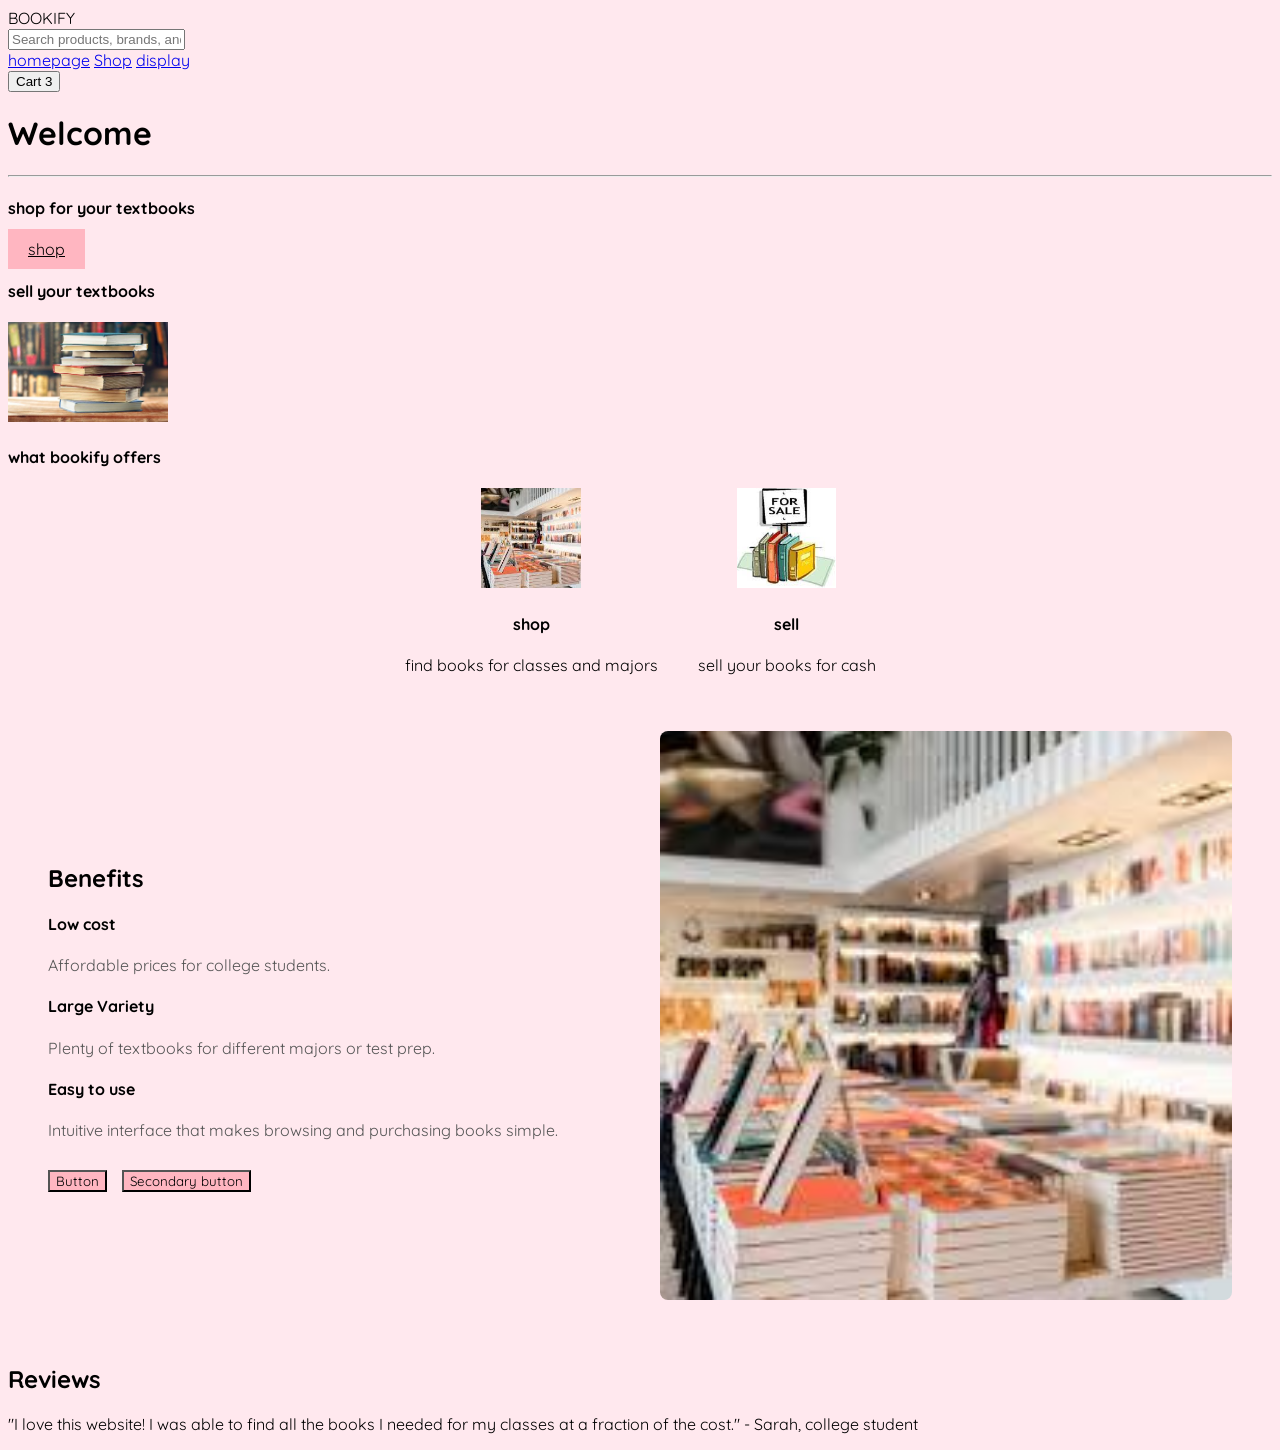
<file: index.html>
<!DOCTYPE html>

<html>

<head>  
    <title> "Bookify" </title>
    <link rel="stylesheet" href="homepage.css">
    <link href="https://fonts.googleapis.com/css2?family=Quicksand:wght@300..700&display=swap" rel="stylesheet">

</head>

 <!-- Top Navigation Header -->
  <header class="navbar">
    <div class="logo">BOOKIFY</div>
    <div class="search-bar">
      <input type="text" placeholder="Search products, brands, and categories...">
    </div>
    <nav class="nav-links">
      <a href="../index.html">homepage</a>
      <a href="shop.html">Shop</a>
      <a href="display.html">display</a>
    </nav>
    <button class="cart-btn">Cart <span>3</span></button>
  </header>


<div class = "homepage">
    <h1> Welcome </h1> 
    <hr>
    <h4> shop for your textbooks</h4>
    <! for shop button -->
    <a href="pages/shop.html" class = "shopbutton"> shop </a>
    <div class = "section1">
        <h4> sell your textbooks</h4>
        <img src="images/images.jpeg" height="100">
    </div>
    <div class = "section2">
        <h4> what bookify offers </h4>
    </div>
</div>



<div class = "shop">
    <div class = "section3">
        <img src="images/download.jpeg" height="100">
         <h4> <b>shop </b>  </h4>
         <p> find books for classes and majors</p>
    </div>

    <div class = "section4">
        <img src="images/sell_books.jpeg" height="100">
        <h4> <b>sell </b>  </h4>
        <p> sell your books for cash </p>
    </div>

</div>

<!-- The main container for the entire section -->
<div class="benefits">
  
  <!-- Left Column: All text content goes here -->
  <div class="benefits-header">
    <h2>Benefits</h2>
    
    <div class="benefit_items">
      <h4>Low cost</h4>
      <p>Affordable prices for college students.</p>
    </div>
    
    <div class="benefit_items">
      <h4>Large Variety</h4>
      <p>Plenty of textbooks for different majors or test prep.</p>
    </div>
    
    <div class="benefit_items">
      <h4>Easy to use</h4>
      <p>Intuitive interface that makes browsing and purchasing books simple.</p>
    </div>
    
    <!-- Buttons -->
    <div class="benefit_buttons">
      <button class="button-one">Button</button>
      <button class="button-second">Secondary button</button>
    </div>
  </div>

  <!-- Right Column: The Imagex -->
  <div class="benefits-image">
    <img src="images/download.jpeg">
  </div>

</div>

      

<div class = "reviews">
    <div class = "section9">
        <h2> <b> Reviews </b> </h2>
    </div>

    <div class = "section10">
        <p> "I love this website! I was able to find all the books I needed for my classes at a fraction of the cost." - Sarah, college student </p>
    </div>

</div>   

</html>
</file>
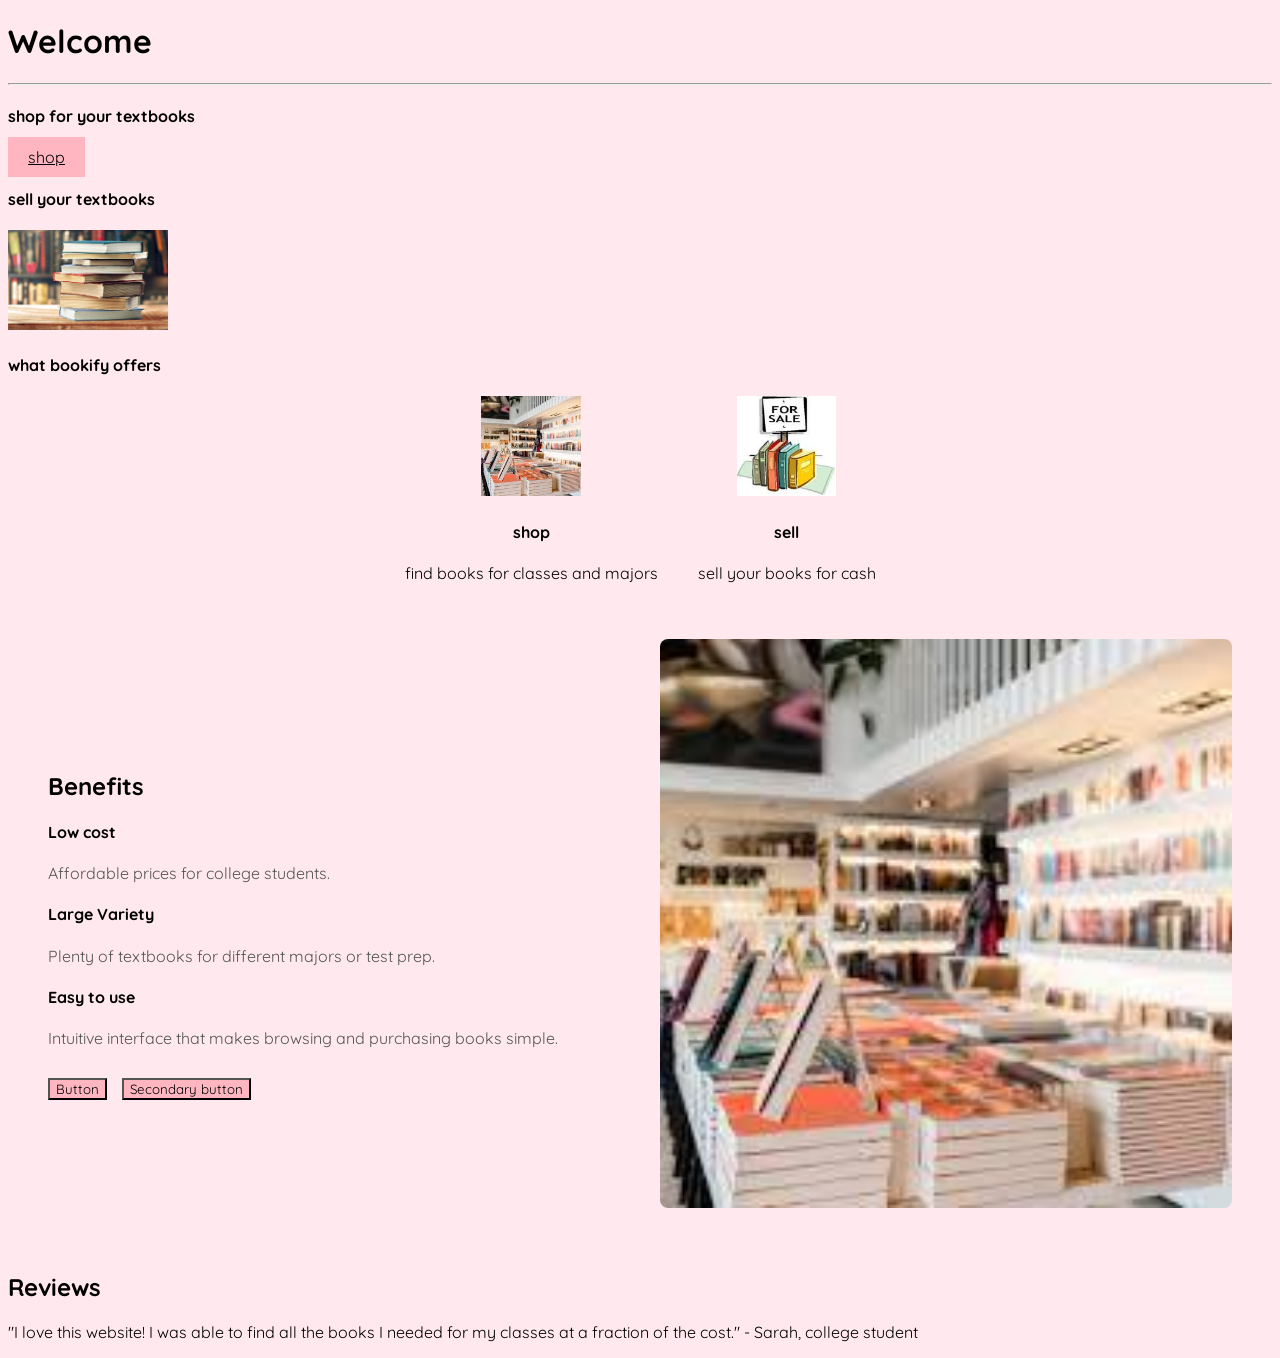
<file: homepage.html>
<!DOCTYPE html>

<html>

<head>  
    <title> "Bookify" </title>
    <link rel="stylesheet" href="homepage.css">
    <link href="https://fonts.googleapis.com/css2?family=Quicksand:wght@300..700&display=swap" rel="stylesheet">

</head>


<div class = "homepage">
    <h1> Welcome </h1> 
    <hr>
    <h4> shop for your textbooks</h4>
    <! for shop button -->
    <a href="pages/shop.html" class = "shopbutton"> shop </a>
    <div class = "section1">
        <h4> sell your textbooks</h4>
        <img src="images/images.jpeg" height="100">
    </div>
    <div class = "section2">
        <h4> what bookify offers </h4>
    </div>
</div>



<div class = "shop">
    <div class = "section3">
        <img src="images/download.jpeg" height="100">
         <h4> <b>shop </b>  </h4>
         <p> find books for classes and majors</p>
    </div>

    <div class = "section4">
        <img src="images/sell_books.jpeg" height="100">
        <h4> <b>sell </b>  </h4>
        <p> sell your books for cash </p>
    </div>

</div>

<!-- The main container for the entire section -->
<div class="benefits">
  
  <!-- Left Column: All text content goes here -->
  <div class="benefits-header">
    <h2>Benefits</h2>
    
    <div class="benefit_items">
      <h4>Low cost</h4>
      <p>Affordable prices for college students.</p>
    </div>
    
    <div class="benefit_items">
      <h4>Large Variety</h4>
      <p>Plenty of textbooks for different majors or test prep.</p>
    </div>
    
    <div class="benefit_items">
      <h4>Easy to use</h4>
      <p>Intuitive interface that makes browsing and purchasing books simple.</p>
    </div>
    
    <!-- Buttons -->
    <div class="benefit_buttons">
      <button class="button-one">Button</button>
      <button class="button-second">Secondary button</button>
    </div>
  </div>

  <!-- Right Column: The Imagex -->
  <div class="benefits-image">
    <img src="images/download.jpeg">
  </div>

</div>

      

<div class = "reviews">
    <div class = "section9">
        <h2> <b> Reviews </b> </h2>
    </div>

    <div class = "section10">
        <p> "I love this website! I was able to find all the books I needed for my classes at a fraction of the cost." - Sarah, college student </p>
    </div>

</div>   

</html>
</file>
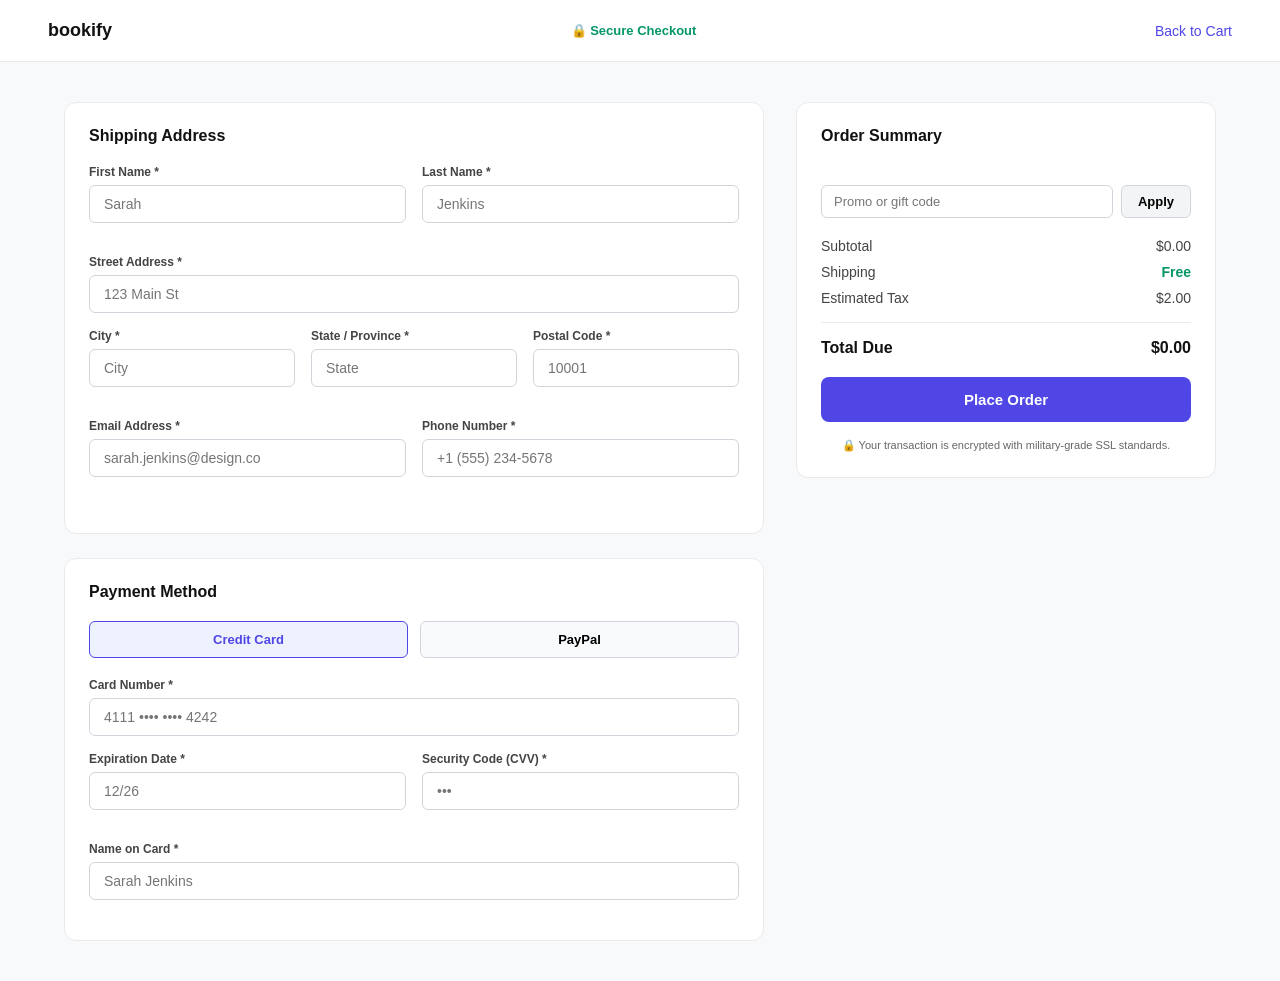
<file: pages/checkout.html>
<!DOCTYPE html>
<html lang="en">
<head>
  <meta charset="UTF-8">
  <meta name="viewport" content="width=device-width, initial-scale=1.0">
  <title>Checkout - Bookify</title>
  <link rel="stylesheet" href="checkout.css">
</head>
<body>

  <!-- Top Header -->
  <header class="checkout-header">
    <div class="logo">Bookify</div>
    <div class="secure-badge">🔒 Secure Checkout</div>
    <a href="products.html" class="back-link">Back to Cart</a>
  </header>

  <main class="checkout-main">
    
    <!-- Left Column: Forms -->
    <div class="checkout-forms">
      
      <!-- Shipping Address Section -->
      <section class="form-section">
        <h2>Shipping Address</h2>
        <form class="address-form">
          <div class="form-row">
            <div class="form-group">
              <label>First Name *</label>
              <input type="text" placeholder="Sarah" required>
            </div>
            <div class="form-group">
              <label>Last Name *</label>
              <input type="text" placeholder="Jenkins" required>
            </div>
          </div>
          <div class="form-group">
            <label>Street Address *</label>
            <input type="text" placeholder="123 Main St" required>
          </div>
          <div class="form-row three-col">
            <div class="form-group">
              <label>City *</label>
              <input type="text" placeholder="City" required>
            </div>
            <div class="form-group">
              <label>State / Province *</label>
              <input type="text" placeholder="State" required>
            </div>
            <div class="form-group">
              <label>Postal Code *</label>
              <input type="text" placeholder="10001" required>
            </div>
          </div>
          <div class="form-row">
            <div class="form-group">
              <label>Email Address *</label>
              <input type="email" placeholder="sarah.jenkins@design.co" required>
            </div>
            <div class="form-group">
              <label>Phone Number *</label>
              <input type="tel" placeholder="+1 (555) 234-5678" required>
            </div>
          </div>
        </form>
      </section>

      <!-- Payment Method Section -->
      <section class="form-section">
        <h2>Payment Method</h2>
        <div class="payment-tabs">
          <button class="payment-tab active">Credit Card</button>
          <button class="payment-tab">PayPal</button>
        </div>
        <form class="payment-form">
          <div class="form-group">
            <label>Card Number *</label>
            <input type="text" placeholder="4111 •••• •••• 4242" required>
          </div>
          <div class="form-row">
            <div class="form-group">
              <label>Expiration Date *</label>
              <input type="text" placeholder="12/26" required>
            </div>
            <div class="form-group">
              <label>Security Code (CVV) *</label>
              <input type="password" placeholder="•••" required>
            </div>
          </div>
          <div class="form-group">
            <label>Name on Card *</label>
            <input type="text" placeholder="Sarah Jenkins" required>
          </div>
        </form>
      </section>

    </div>

    <!-- Right Column: Order Summary -->
    <aside class="order-summary">
      <h2>Order Summary</h2>
      
      <!-- Dynamic Cart Items Render Here -->
      <div id="checkout_items_container" class="summary-items-list">
        <!-- JS will populate items here -->
      </div>

      <div class="promo-box">
        <input type="text" placeholder="Promo or gift code">
        <button type="button">Apply</button>
      </div>

      <div class="summary-totals">
        <div class="row">
          <span>Subtotal</span>
          <span id="checkout_subtotal">$0.00</span>
        </div>
        <div class="row">
          <span>Shipping</span>
          <span class="free">Free</span>
        </div>
        <div class="row">
          <span>Estimated Tax</span>
          <span>$2.00</span>
        </div>
        <hr>
        <div class="row total-due">
          <span>Total Due</span>
          <strong id="checkout_total_price">$0.00</strong>
        </div>
      </div>

      <button id="place_order_btn" class="place-order-btn">Place Order</button>
      
      <p class="encryption-note">🔒 Your transaction is encrypted with military-grade SSL standards.</p>
    </aside>

  </main>

  <script src="checkout.js"></script>
</body>
</html>
</file>
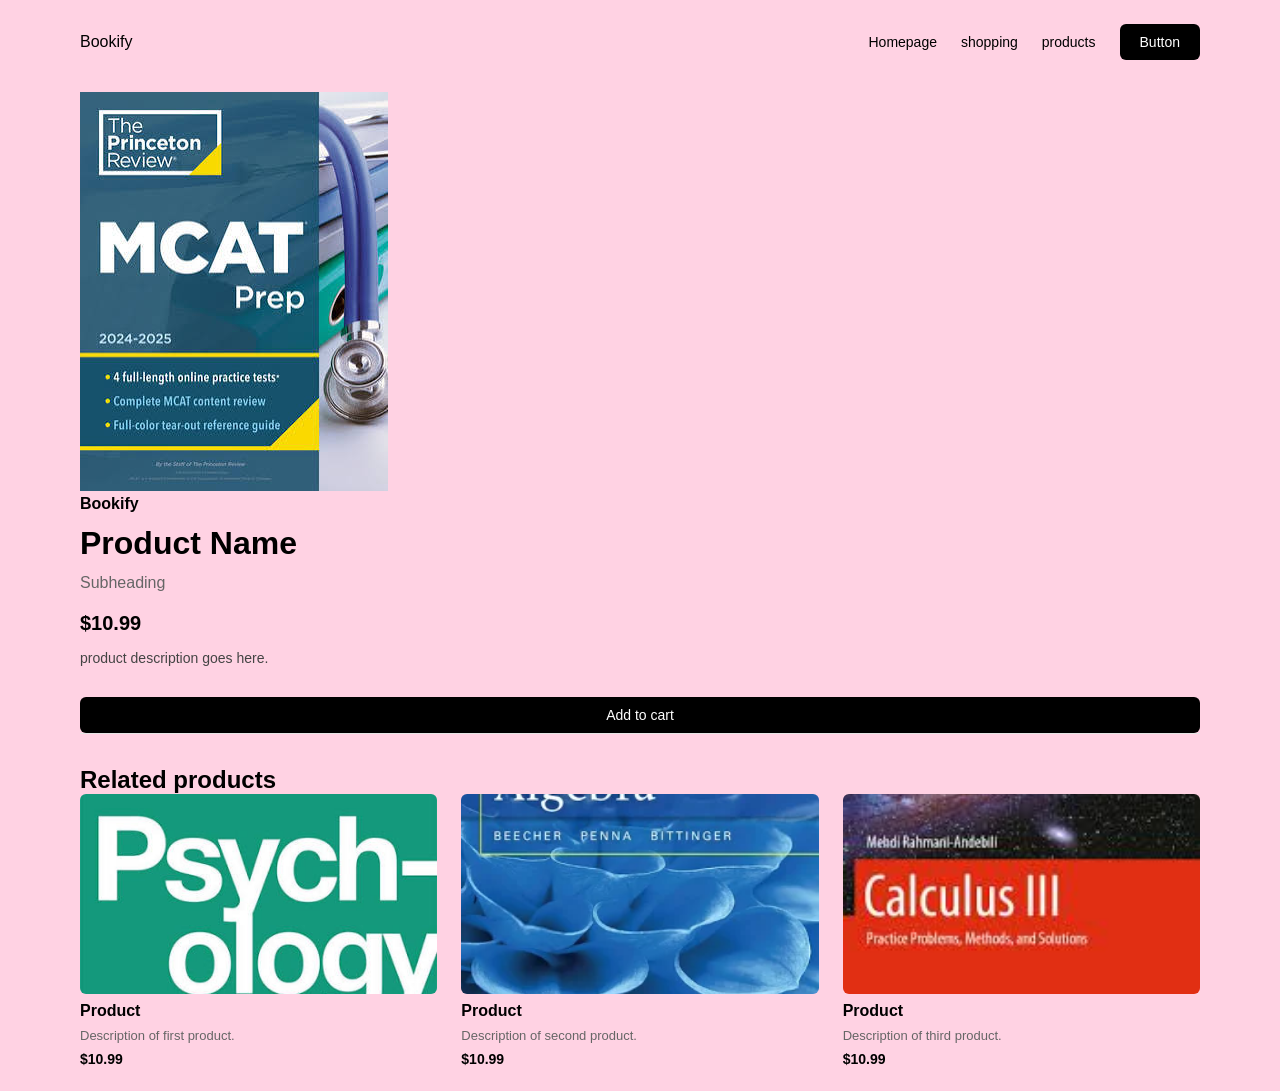
<file: pages/display.html>
<!DOCTYPE html>
<html lang="en">
<head>
    <meta charset="UTF-8">
    <meta name="viewport" content="width=device-width, initial-scale=1.0">
    <title>display item</title>
    <link rel="stylesheet" href="display.css">
</head>



<div class="header"> <!--page navigationx-->
  <div class="logo">Bookify</div>
  <nav class="nav">
    <a href="index.html" class="nav-link">Homepage</a>
    <a href="shop.html" class="nav-link">shopping</a>
    <a href="products.html" class="nav-link">products</a>
    <a href="#" class="btn-primary">Button</a>
  </nav>
</div>

<!-- this is the display item page for bookify -->

 <main class="main-container">
    <!-- Product Detail Section -->
    <section class="product-section">
      <div class="image-container">
        <img src="../images/mcat.jpeg" alt="Product Image" class="product-img">
      </div>
    </section>

    <div class="product-info">
      <span class="site-name">Bookify</span>
      <h1 class="product-title">Product Name</h1>
      <h2 class="product-subheading">Subheading</h2>
      <p class="product-price">$10.99</p>
      <p class="product-description">
        product description goes here.
      </p>
      <button id="add_to_cart_btn" class="btn-primary">Add to cart</button>
    </div>
 </main>

  
  <div class="related-products">
    <h2>Related products</h2>
    <div class="products-grid">

      <div class="product-card">
        <img src="../images/pyschology.jpeg">
        <h3>Product</h3>
        <p class="desc">Description of first product.</p>
        <p class="price">$10.99</p>
      </div>

      <div class="product-card">
        <img src="../images/algebra.webp">
        <h3>Product</h3>
        <p class="desc">Description of second product.</p>
        <p class="price">$10.99</p>
      </div>

      <!-- Product Card 3 -->
      <div class="product-card">
        <img src="../images/calc.jpeg" >
        <h3>Product</h3>
        <p class="desc">Description of third product.</p>
        <p class="price">$10.99</p>
      </div>

    </div>
  </div>


  <script src="display.js"></script>
</html>
</file>
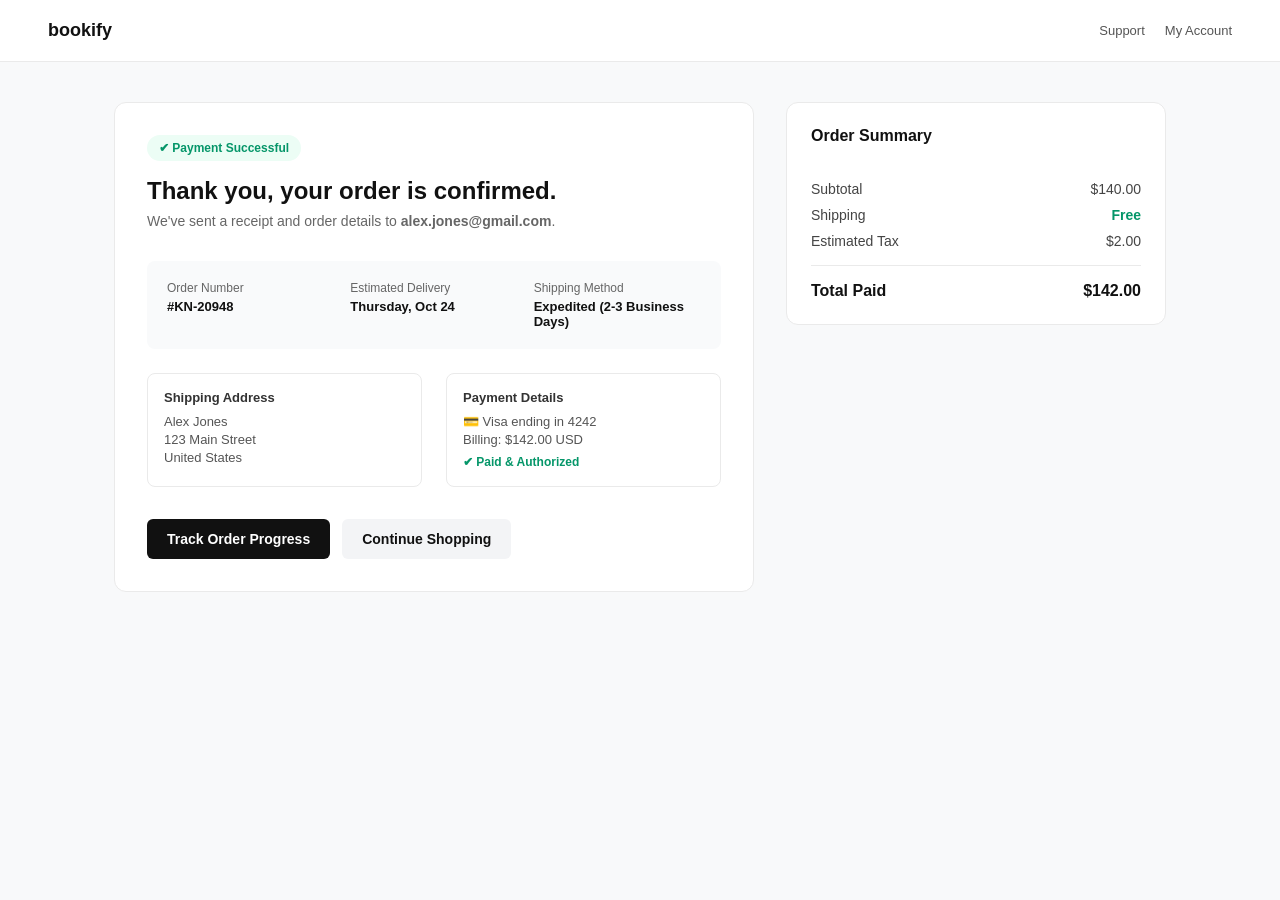
<file: pages/order.html>
<!DOCTYPE html>
<html lang="en">
<head>
  <meta charset="UTF-8">
  <meta name="viewport" content="width=device-width, initial-scale=1.0">
  <title>Order Confirmation - Bookify</title>
  <link rel="stylesheet" href="order.css">
</head>
<body>

  <!-- Top Header -->
  <header class="confirm-header">
    <div class="logo">bookify</div>
    <div class="header-links">
      <a href="#">Support</a>
      <a href="#">My Account</a>
    </div>
  </header>

  <main class="confirm-main">
    
    <!-- Left / Main Confirmation Content -->
    <div class="confirm-details-card">
      <div class="success-badge">✔ Payment Successful</div>
      <h1>Thank you, your order is confirmed.</h1>
      <p class="email-notice">We've sent a receipt and order details to <strong id="confirm_email">alex.jones@gmail.com</strong>.</p>

      <!-- Meta Grid -->
      <div class="meta-grid">
        <div class="meta-item">
          <span>Order Number</span>
          <strong>#KN-20948</strong>
        </div>
        <div class="meta-item">
          <span>Estimated Delivery</span>
          <strong>Thursday, Oct 24</strong>
        </div>
        <div class="meta-item">
          <span>Shipping Method</span>
          <strong>Expedited (2-3 Business Days)</strong>
        </div>
      </div>

      <!-- Address & Payment Info Grid -->
      <div class="info-split-grid">
        <div class="info-box">
          <h3>Shipping Address</h3>
          <p>Alex Jones</p>
          <p>123 Main Street</p>
          <p>United States</p>
        </div>
        <div class="info-box">
          <h3>Payment Details</h3>
          <p>💳 Visa ending in 4242</p>
          <p>Billing: $142.00 USD</p>
          <span class="paid-tag">✔ Paid & Authorized</span>
        </div>
      </div>

      <!-- Action Buttons -->
      <div class="action-buttons">
        <button class="track-btn">Track Order Progress</button>
        <a href="products.html" class="continue-btn">Continue Shopping</a>
      </div>
    </div>

    <!-- Right Column: Order Summary Card -->
    <aside class="confirm-summary">
      <h2>Order Summary</h2>
      
      <div id="confirm_items_list" class="summary-items-list">
        <!-- Populated dynamically via JS from localStorage or order data -->
      </div>

      <div class="summary-totals">
        <div class="row">
          <span>Subtotal</span>
          <span id="confirm_subtotal">$140.00</span>
        </div>
        <div class="row">
          <span>Shipping</span>
          <span class="free">Free</span>
        </div>
        <div class="row">
          <span>Estimated Tax</span>
          <span>$2.00</span>
        </div>
        <hr>
        <div class="row total-due">
          <span>Total Paid</span>
          <strong id="confirm_total">$142.00</strong>
        </div>
      </div>
    </aside>

  </main>

  <script src="order.js"></script>
</body>
</html>
</file>
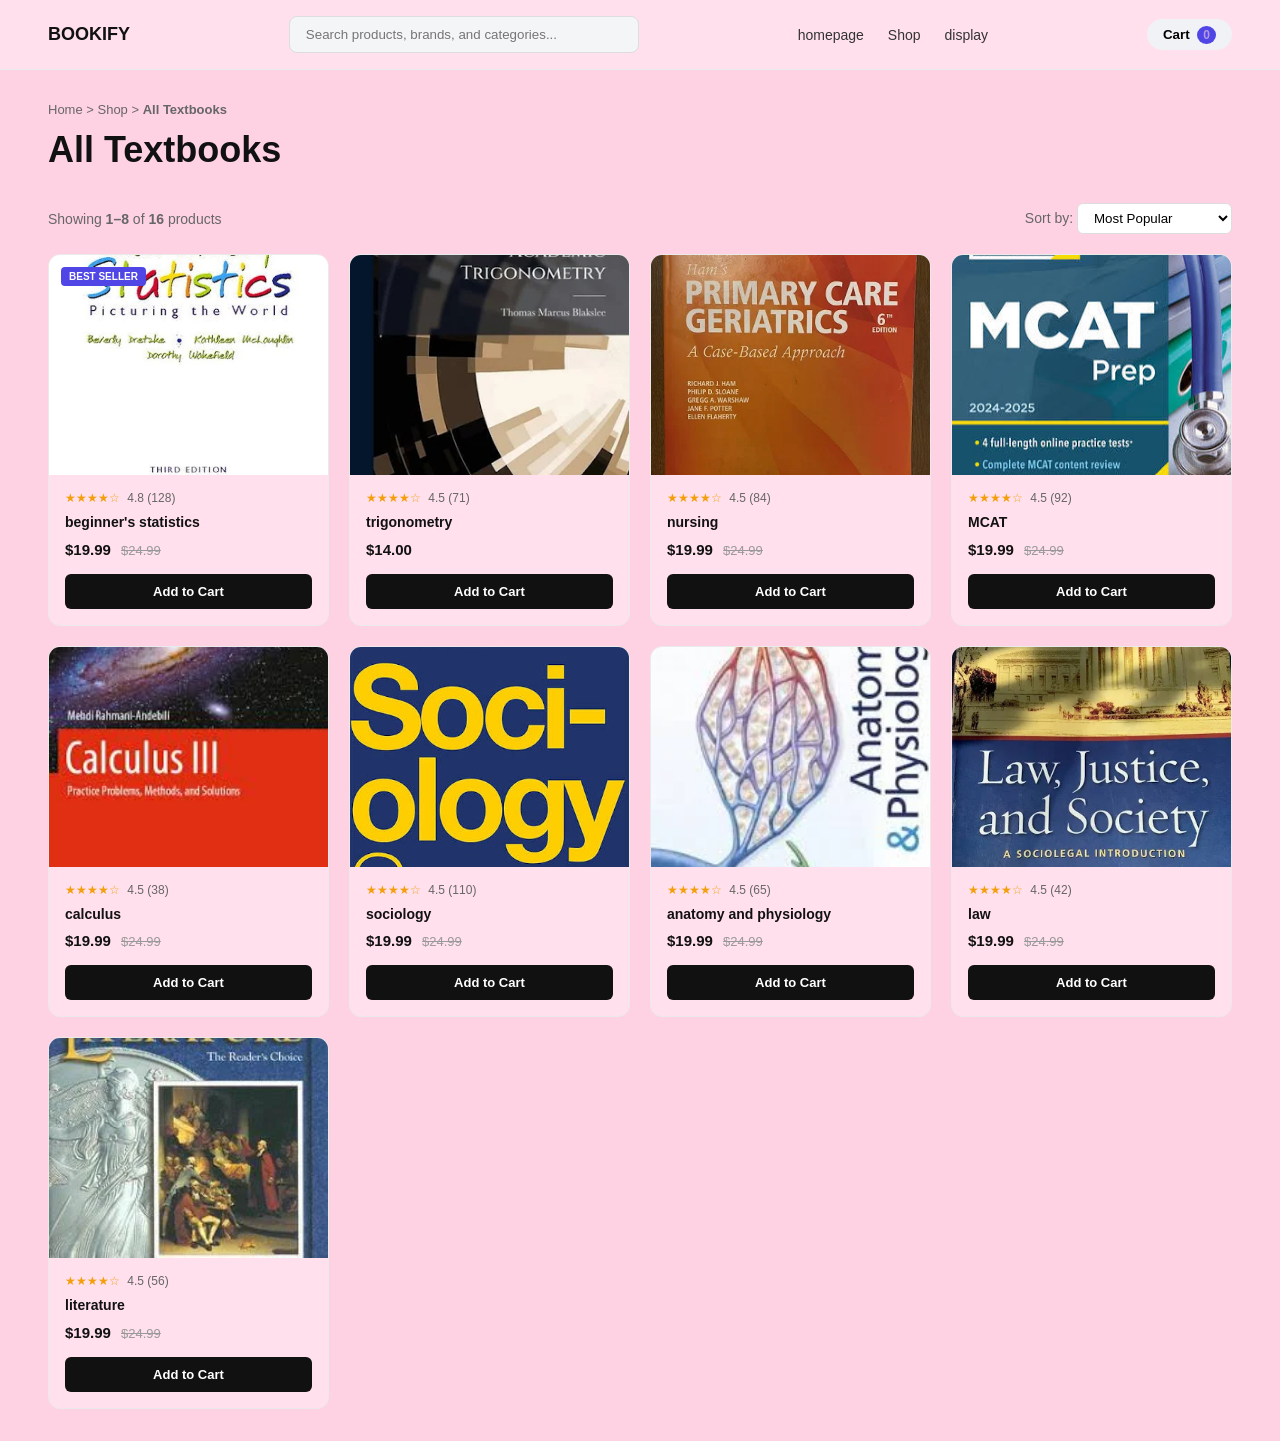
<file: pages/products.html>
<!DOCTYPE html>
<html lang="en">
<head>
    <meta charset="UTF-8">
    <meta name="viewport" content="width=device-width, initial-scale=1.0">
    <title>Products</title>
    <link rel="stylesheet" href="products.css">
</head>

  <!-- Top Navigation Header -->
  <header class="navbar">
    <div class="logo">BOOKIFY</div>
    <div class="search-bar">
      <input type="text" placeholder="Search products, brands, and categories...">
    </div>
    <nav class="nav-links">
      <a href="../index.html">homepage</a>
      <a href="shop.html">Shop</a>
      <a href="display.html">display</a>
    </nav>
   <button id="nav_cart_btn" class="cart-btn">Cart <span>0</span></button>
  </header>

  <!-- Main Shop Container -->
  <main class="shop-container">
    
    <!-- Breadcrumb -->
    <div class="breadcrumb">Home > Shop > <strong>All Textbooks</strong></div>
    
    <h1 class="page-title">All Textbooks</h1>
        

      <!-- Products Content Area -->
      <section class="products-content">
        <div class="products-header-info">
          <span>Showing <strong>1–8</strong> of <strong>16</strong> products</span>
          <div class="sort-dropdown">
            <span>Sort by:</span>
            <select>
              <option>Most Popular</option>
              <option>Price: Low to High</option>
              <option>Price: High to Low</option>
            </select>
          </div>
        </div>

        <!-- Product Grid -->
        <div class="product-grid">
          
          <!-- Product Card 1 -->
          <div class="product-card" id ="product-11">
            <div class="image-wrapper">
              <span class="badge best-seller">BEST SELLER</span>
              <img src="../images/statistics.webp" >
            </div>
            <div class="product-details">
              <div class="rating">★★★★☆ <span>4.8 (128)</span></div>
              <h3>beginner's statistics</h3>
              <p class="price"><span class="current">$19.99</span> <span class="old">$24.99</span></p>
              <button class="add-cart-btn">Add to Cart</button>
            </div>
          </div>

          <!-- Product Card 2 -->
          <div class="product-card" id ="product-12">
            <div class="image-wrapper">
              <img src="../images/trig.webp" >
            </div>
            <div class="product-details">
              <div class="rating">★★★★☆ <span>4.5 (71)</span></div>
              <h3>trigonometry</h3>
              <p class="price"><span class="current">$14.00</span></p>
              <button class="add-cart-btn">Add to Cart</button>
            </div>
          </div>

          <!-- Product Card 3 -->
          <div class="product-card" id ="product-13">
            <div class="image-wrapper">
              <img src="../images/nursing.webp" >
            </div>
            <div class="product-details">
              <div class="rating">★★★★☆ <span>4.5 (84)</span></div>
              <h3>nursing</h3>
              <p class="price"><span class="current">$19.99</span> <span class="old">$24.99</span></p>
              <button class="add-cart-btn">Add to Cart</button>
            </div>
          </div>

           <!-- Product Card 4 -->
          <div class="product-card" id = "product-14">
            <div class="image-wrapper">
              <img src="../images/mcat.jpeg" >
            </div>
            <div class="product-details">
              <div class="rating">★★★★☆ <span>4.5 (92)</span></div>
              <h3>MCAT</h3>
              <p class="price"><span class="current">$19.99</span> <span class="old">$24.99</span></p>
              <button class="add-cart-btn">Add to Cart</button>
            </div>
          </div>

           <!-- Product Card 5 -->
          <div class="product-card" id ="product-15">
            <div class="image-wrapper">
              <img src="../images/calc.jpeg" >
            </div>
            <div class="product-details">
              <div class="rating">★★★★☆ <span>4.5 (38)</span></div>
              <h3>calculus</h3>
              <p class="price"><span class="current">$19.99</span> <span class="old">$24.99</span></p>
              <button class="add-cart-btn">Add to Cart</button>
            </div>
          </div>

            <!-- Product Card 6 -->
          <div class="product-card" id ="product-16">
            <div class="image-wrapper">
              <img src="../images/sociology.jpeg" >
            </div>
            <div class="product-details">
              <div class="rating">★★★★☆ <span>4.5 (110)</span></div>
              <h3>sociology</h3>
              <p class="price"><span class="current">$19.99</span> <span class="old">$24.99</span></p>
              <button class="add-cart-btn">Add to Cart</button>
            </div>
          </div>

            <!-- Product Card 7 -->
          <div class="product-card" id ="product-17">
            <div class="image-wrapper">
              <img src="../images/anat.webp" >
            </div>
            <div class="product-details">
              <div class="rating">★★★★☆ <span>4.5 (65)</span></div>
              <h3>anatomy and physiology</h3>
              <p class="price"><span class="current">$19.99</span> <span class="old">$24.99</span></p>
              <button class="add-cart-btn">Add to Cart</button>
            </div>
          </div>

           <!-- Product Card 8 -->
          <div class="product-card" id ="product-18">
            <div class="image-wrapper">
              <img src="../images/law.webp" >
            </div>
            <div class="product-details">
              <div class="rating">★★★★☆ <span>4.5 (42)</span></div>
              <h3>law</h3>
              <p class="price"><span class="current">$19.99</span> <span class="old">$24.99</span></p>
              <button class="add-cart-btn">Add to Cart</button>
            </div>
          </div>

          <!-- Product Card 9 -->
          <div class="product-card" id ="product-19">
            <div class="image-wrapper">
              <img src="../images/literature.webp" >
            </div>
            <div class="product-details">
              <div class="rating">★★★★☆ <span>4.5 (56)</span></div>
              <h3>literature</h3>
              <p class="price"><span class="current">$19.99</span> <span class="old">$24.99</span></p>
              <button class="add-cart-btn">Add to Cart</button>
            </div>
          </div>

        </div>
      </section>
    </div>
  </main>

  <script src="display.js"></script>
</html>
</file>
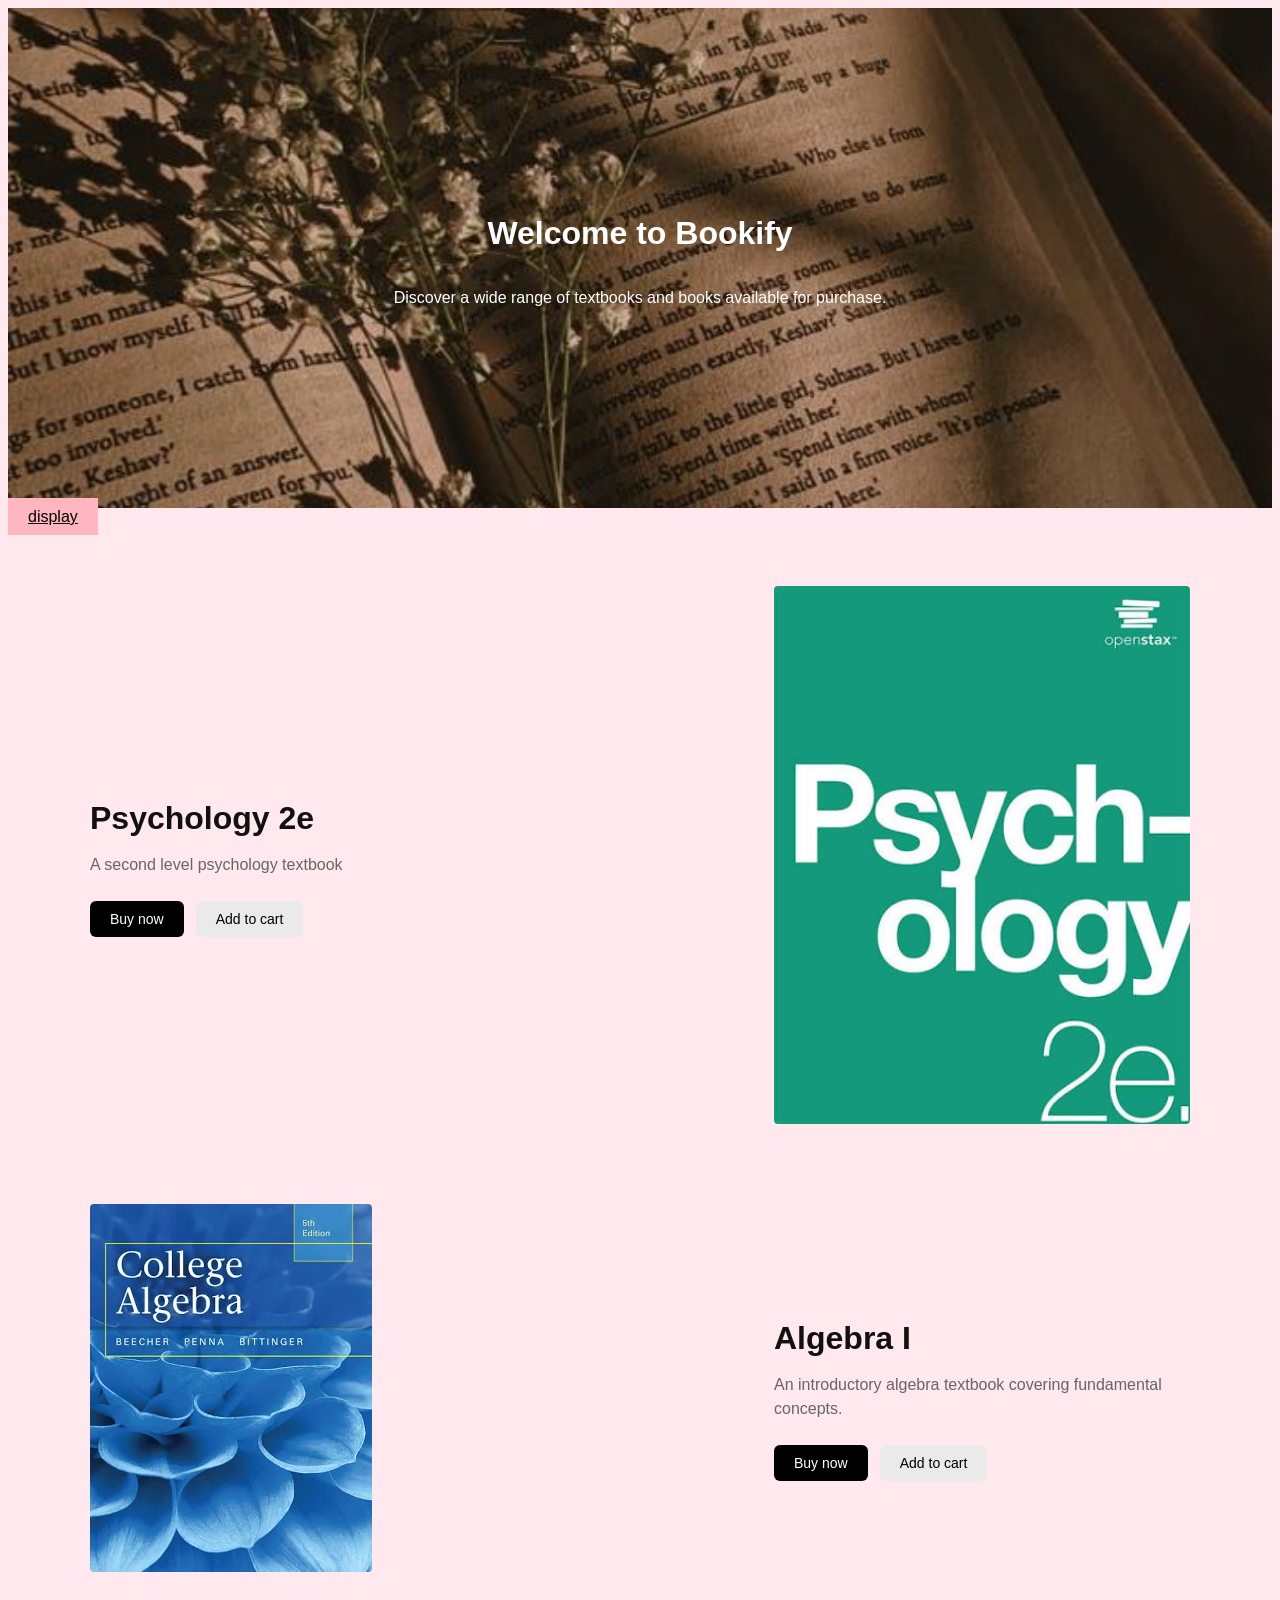
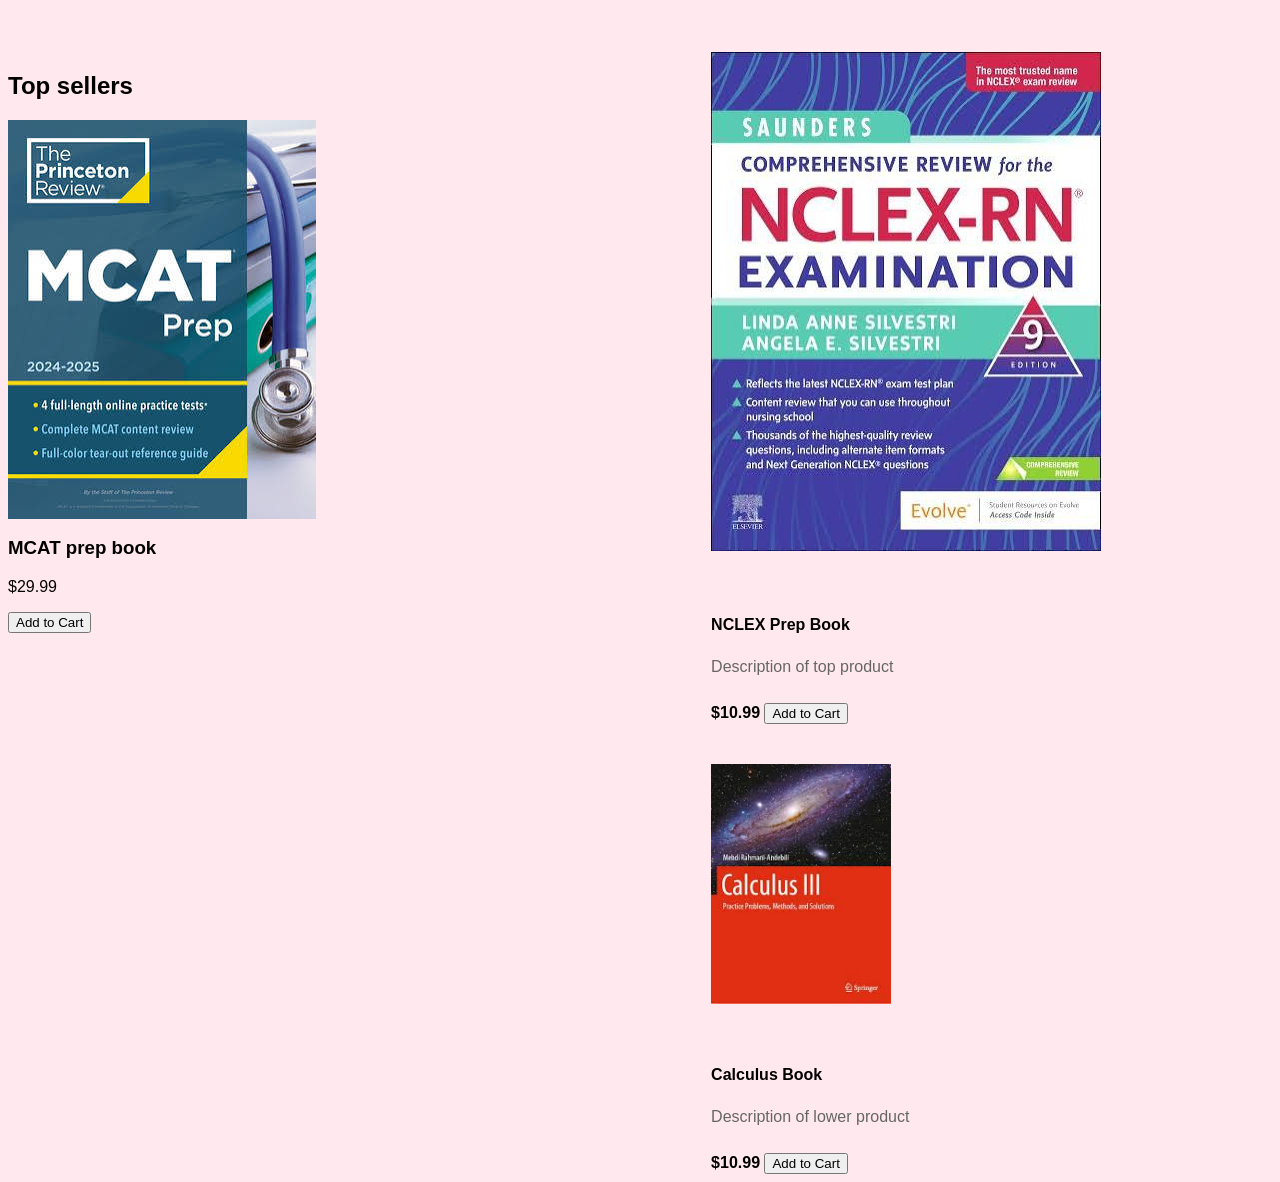
<file: pages/shop.html>
<!DOCTYPE html>
<html lang="en">
<head>
    <meta charset="UTF-8">
    <meta name="viewport" content="width=device-width, initial-scale=1.0">
    <title>shopping_page</title>
    <link rel="stylesheet" href="shop.css">
</head>



<!-- this is the shopping page for bookify -->




 <div class="banner">
  <h1>Welcome to Bookify</h1>
  <p>Discover a wide range of textbooks and books available for purchase.</p>
</div>

 <a href="display.html" class = "display"> display </a>


<div class="layout">

    <!-- Row 1: Text Left, Image Right -->
    <div class="s1">
        <div class="text">
            <h2>Psychology 2e</h2>
            <p>A second level psychology textbook</p>
            <div class="button-group">
                <button class="button_b">Buy now</button>
                <button class="button_gray">Add to cart</button>
            </div>
        </div>
        <img class="img11" src="../images/pyschology.jpeg" >
    </div>

    <!-- Row 2: Image Left, Text Right -->
    <div class="s2">
        <div class="text">
    <h2>Algebra I</h2>
    <p>An introductory algebra textbook covering fundamental concepts.</p>
            <div class="button-group">
                <button class="button_b">Buy now</button>
                <button class="button_gray">Add to cart</button>
            </div>
        </div>
        <img class="img-content" src="../images/algebra.webp" >
    </div>

</div>


 <div class = "top_sellers">
     <div class = "item1">
        <h2> Top sellers </h2>
        <img src="../images/mcat.jpeg" height="100">
        <h3> MCAT prep book </h3>
        <p> $29.99 </p>
        <button class ="some button"
                data-id = "1"
                data-name = "MCAT prep book"
                data-price = "29.99"> Add to Cart</button>
    </div>

    <div class = "column">
        <div class = "item2">
            <img src="../images/nclex.jpeg" >
        </div>
        <div class="text">
            <h4>NCLEX Prep Book</h4>
            <p>Description of top product</p>
            <strong>$10.99</strong>
            <button class ="some button"
                data-id = "2"
                data-name = "NCLEX Prep Book"
                data-price = "10.99"> Add to Cart</button>
        </div>
        
        <div class = "item3">
            <img src="../images/calc.jpeg" >
        </div>
        <div class="text">
            <h4>Calculus Book</h4>
            <p>Description of lower product</p>
            <strong>$10.99</strong>
            <button class ="some button"
                data-id = "3"
                data-name = "Calculus Book"
                data-price = "10.99"> Add to Cart</button>
        </div>
    </div>

</div>





</html>
</file>
<file: homepage.css>
:root {
    background-color: #ffe8ee;
    color: #000000;
    font-family: 'Quicksand', sans-serif;
}


title {
    color: #000000;
    font-family: 'Quicksand', sans-serif;
}

.shopbutton {
    background-color: #ffb6c1;
    color: #000000;
    padding: 10px 20px;
    font-family: 'Quicksand', sans-serif;
}

.bookimage img {
    display:flex; 
    margin-right: 20px; 
}

.shop{
    display: flex;
    align-items: flex-start;
    gap: 40px;
    justify-content: center;
}


.section3, .section4 {
    text-align: center;
}

.benefits {
    display: flex;
    align-items: flex-start;
    gap: 40px;
    justify-content: center;
}

.section5, .section6, .section7 {
    text-align: center;
}


/* Layout wrapper to split text and image into two side-by-side columns */
.benefits {
  display: grid;
  grid-template-columns: 1fr 1fr; /* Two equal columns */
  gap: 40px;                      /* Creates space between text and image */
  align-items: center;            
  padding: 40px;                  /* Outer spacing around the section */
  max-width: 1200px;
  margin: 0 auto;                 /* Centers the entire container on wide screens */
}

/* Make sure the image behaves and fills its container nicely */
.benefits-image img {
  width: 100%;
  height: auto;
  border-radius: 8px;             /* Optional: slightly rounds the image corners  */
  object-fit: cover;
}

/* Individual feature styling */
.benefit_items {
  margin-bottom: 20px;            /* Adds  room under each text block */
}

.benefit_items h3 {
  margin-bottom: 5px;
  font-weight: bold;
}

.benefit_items p {
  color: #555;                    /* Softens body text color to match the design */
}

/* Button grouping  */
.benefit_buttons {
  margin-top: 30px;
  display: flex;
  gap: 15px;                      /* Puts space between the two buttons */
  font-family: 'Quicksand', sans-serif;
}

.button-one{
  background-color: #ffb6c1;
  color: #000000;
  font-family: 'Quicksand', sans-serif;
}


.button-second{
  background-color: #ffb6c1;
  color: #000000;
  font-family: 'Quicksand', sans-serif;
}
</file>
<file: pages/checkout.css>
* {
  box-sizing: border-box;
  margin: 0;
  padding: 0;
  font-family: -apple-system, BlinkMacSystemFont, "Segoe UI", Roboto, sans-serif;
}

body {
  background-color: #f8f9fa;
  color: #111;
}

/* Header */
.checkout-header {
  display: flex;
  justify-content: space-between;
  align-items: center;
  padding: 20px 48px;
  background-color: #fff;
  border-bottom: 1px solid #eaeaea;
}

.checkout-header .logo {
  font-weight: 800;
  font-size: 18px;
  text-transform: lowercase;
}

.secure-badge {
  font-size: 13px;
  color: #059669;
  font-weight: 600;
}

.back-link {
  font-size: 14px;
  color: #4f46e5;
  text-decoration: none;
  font-weight: 500;
}

.back-link:hover {
  text-decoration: underline;
}

/* Main Layout */
.checkout-main {
  max-width: 1200px;
  margin: 40px auto;
  padding: 0 24px;
  display: grid;
  grid-template-columns: 1fr 420px;
  gap: 32px;
}

/* Forms Section */
.checkout-forms {
  display: flex;
  flex-direction: column;
  gap: 24px;
}

.form-section {
  background-color: #fff;
  padding: 24px;
  border-radius: 12px;
  border: 1px solid #eaeaea;
}

.form-section h2 {
  font-size: 16px;
  font-weight: 700;
  margin-bottom: 20px;
  color: #111;
}

.form-row {
  display: grid;
  grid-template-columns: 1fr 1fr;
  gap: 16px;
  margin-bottom: 16px;
}

.form-row.three-col {
  grid-template-columns: 1fr 1fr 1fr;
}

.form-group {
  display: flex;
  flex-direction: column;
  gap: 6px;
  margin-bottom: 16px;
}

.form-group label {
  font-size: 12px;
  font-weight: 600;
  color: #444;
}

.form-group input {
  padding: 10px 14px;
  border-radius: 6px;
  border: 1px solid #d1d5db;
  font-size: 14px;
  background-color: #fff;
}

.form-group input:focus {
  outline: none;
  border-color: #4f46e5;
}

/* Payment Tabs */
.payment-tabs {
  display: grid;
  grid-template-columns: 1fr 1fr;
  gap: 12px;
  margin-bottom: 20px;
}

.payment-tab {
  padding: 10px;
  border-radius: 6px;
  border: 1px solid #d1d5db;
  background-color: #f9fafb;
  font-weight: 600;
  font-size: 13px;
  cursor: pointer;
  text-align: center;
}

.payment-tab.active {
  border-color: #4f46e5;
  background-color: #eef2ff;
  color: #4f46e5;
}

/* Order Summary Sidebar */
.order-summary {
  background-color: #fff;
  padding: 24px;
  border-radius: 12px;
  border: 1px solid #eaeaea;
  height: fit-content;
}

.order-summary h2 {
  font-size: 16px;
  font-weight: 700;
  margin-bottom: 20px;
}

.summary-items-list {
  display: flex;
  flex-direction: column;
  gap: 12px;
  max-height: 250px;
  overflow-y: auto;
  margin-bottom: 20px;
  padding-right: 4px;
}

/* Individual Item Row rendered via JS */
.checkout-item-row {
  display: flex;
  justify-content: space-between;
  align-items: center;
  font-size: 13px;
  color: #333;
  padding-bottom: 8px;
  border-bottom: 1px solid #f3f4f6;
}

.promo-box {
  display: flex;
  gap: 8px;
  margin-bottom: 20px;
}

.promo-box input {
  flex: 1;
  padding: 8px 12px;
  border: 1px solid #d1d5db;
  border-radius: 6px;
  font-size: 13px;
}

.promo-box button {
  padding: 8px 16px;
  background-color: #f3f4f6;
  border: 1px solid #d1d5db;
  border-radius: 6px;
  font-size: 13px;
  font-weight: 600;
  cursor: pointer;
}

.summary-totals {
  display: flex;
  flex-direction: column;
  gap: 10px;
  font-size: 14px;
  color: #444;
  margin-bottom: 20px;
}

.summary-totals .row {
  display: flex;
  justify-content: space-between;
}

.summary-totals .free {
  color: #059669;
  font-weight: 600;
}

.summary-totals hr {
  border: none;
  border-top: 1px solid #eaeaea;
  margin: 6px 0;
}

.summary-totals .total-due {
  font-size: 16px;
  font-weight: 700;
  color: #111;
}

.place-order-btn {
  width: 100%;
  padding: 14px;
  background-color: #4f46e5;
  color: #fff;
  border: none;
  border-radius: 8px;
  font-size: 15px;
  font-weight: 600;
  cursor: pointer;
  margin-bottom: 16px;
}

.place-order-btn:hover {
  background-color: #4338ca;
}

.encryption-note {
  font-size: 11px;
  color: #666;
  text-align: center;
  line-height: 1.4;
}
</file>
<file: pages/display.css>
@import url("../homepage.css");

/* Global Resets */
* {
  box-sizing: border-box;
  margin: 0;
  padding: 0;
  font-family: -apple-system, BlinkMacSystemFont, "Segoe UI", sans-serif; /* Set default font for the page */
}

body {
  background-color: #ffd2e3;
  color: #000000;
  padding: 24px 80px;
}

/* Header & Navigation */
.header {
  display: flex;
  justify-content: space-between;
  align-items: center;
  padding-bottom: 32px;
}

.site-name {
  font-weight: 600;
  font-size: 16px;
}

.nav {
  display: flex;
  align-items: center;
  gap: 24px;
}

.nav-link {
  text-decoration: none;
  color: #000000;
  font-size: 14px;
}

.btn-primary {
  background-color: #000000;
  color: #ffffff;
  border: none;
  padding: 10px 20px;
  border-radius: 6px;
  font-size: 14px;
  cursor: pointer; /* Change cursor to pointer on hover */
  text-decoration: none;
  display: inline-block; /
  transition: opacity 0.2s ease;
}

.btn-primary:hover {
  opacity: 0.85;
}

.btn-primary:disabled {
  background-color: #28a745; /* Change background color when disabled */
  cursor: not-allowed;
}

/* Product Main Display Section */
.product-display {
  display: flex;
  gap: 48px;
  margin-bottom: 48px;
  align-items: flex-start;
}

.product-image {
  flex: 1;
}

.product-image img {
  width: 100%;
  max-height: 450px;
  object-fit: cover;
  border-radius: 8px;
  background-color: #f5f5f5;
}

.product-info {
  flex: 1;
  display: flex;
  flex-direction: column;
  gap: 12px;
}

.product-title {
  font-size: 32px;
  font-weight: 700;
}

.product-subheading {
  font-size: 16px;
  color: #666666;
  font-weight: 400;
}

.product-price {
  font-size: 20px;
  font-weight: 700;
  margin-top: 8px;
}

.product-description {
  font-size: 14px;
  color: #444444;
  line-height: 1.6;
  margin-bottom: 16px;
}

/* Cart Container Styles */
.cart-section {
  border-top: 1px solid #e5e5e5;
  padding-top: 32px;
  margin-bottom: 48px;
}

.cart-section h2 {
  font-size: 20px;
  margin-bottom: 16px;
}

#cart_items_container {
  display: flex;
  flex-direction: column; 
  gap: 12px;
}

.cart-item-row {
  display: flex;
  justify-content: space-between; /* Distribute space between cart items */
  align-items: center;
  padding: 12px 16px;
  background-color: #f9f9f9;
  border-radius: 6px;
}

.cart-total-wrap {
  display: flex;
  justify-content: space-between;
  font-size: 16px;
  margin-top: 16px;
  padding-top: 12px;
  border-top: 1px solid #eeeeee;
}

/* Related Products Section */
.related-products {
  border-top: 1px solid #e5e5e5;
  padding-top: 32px;
}

.related h2 {
  font-size: 20px;
  margin-bottom: 24px;
}

.products-grid {
  display: grid;
  grid-template-columns: repeat(3, 1fr);
  gap: 24px;
}

.product-card {
  display: flex;
  flex-direction: column;
  gap: 8px;
}

.product-card img {
  width: 100%;
  height: 200px;
  object-fit: cover;
  border-radius: 6px;
  background-color: #f0f0f0;
}

.product-card h3 {
  font-size: 16px;
  font-weight: 600;
}

.product-card .desc {
  font-size: 13px;
  color: #666666;
}

.product-card .price {
  font-weight: 600;
  font-size: 14px;
}
</file>
<file: pages/order.css>
* {
  box-sizing: border-box;
  margin: 0;
  padding: 0;
  font-family: -apple-system, BlinkMacSystemFont, "Segoe UI", Roboto, sans-serif;
}

body {
  background-color: #f8f9fa;
  color: #111;
}

/* Header */
.confirm-header {
  display: flex;
  justify-content: space-between;
  align-items: center;
  padding: 20px 48px;
  background-color: #fff;
  border-bottom: 1px solid #eaeaea;
}

.confirm-header .logo {
  font-weight: 800;
  font-size: 18px;
  text-transform: lowercase;
}

.header-links {
  display: flex;
  gap: 20px;
  font-size: 13px;
}

.header-links a {
  color: #555;
  text-decoration: none;
}

/* Main Layout */
.confirm-main {
  max-width: 1100px;
  margin: 40px auto;
  padding: 0 24px;
  display: grid;
  grid-template-columns: 1fr 380px;
  gap: 32px;
}

/* Left Confirmation Card */
.confirm-details-card {
  background-color: #fff;
  padding: 32px;
  border-radius: 12px;
  border: 1px solid #eaeaea;
}

.success-badge {
  display: inline-block;
  background-color: #ecfdf5;
  color: #059669;
  font-size: 12px;
  font-weight: 700;
  padding: 6px 12px;
  border-radius: 20px;
  margin-bottom: 16px;
}

.confirm-details-card h1 {
  font-size: 24px;
  font-weight: 800;
  margin-bottom: 8px;
}

.email-notice {
  font-size: 14px;
  color: #666;
  margin-bottom: 32px;
}

/* Meta Grid */
.meta-grid {
  display: grid;
  grid-template-columns: repeat(3, 1fr);
  gap: 16px;
  padding: 20px;
  background-color: #f9fafb;
  border-radius: 8px;
  margin-bottom: 24px;
}

.meta-item {
  display: flex;
  flex-direction: column;
  gap: 4px;
}

.meta-item span {
  font-size: 12px;
  color: #666;
}

.meta-item strong {
  font-size: 13px;
  color: #111;
}

/* Info Split Grid */
.info-split-grid {
  display: grid;
  grid-template-columns: 1fr 1fr;
  gap: 24px;
  margin-bottom: 32px;
}

.info-box {
  padding: 16px;
  border: 1px solid #eaeaea;
  border-radius: 8px;
}

.info-box h3 {
  font-size: 13px;
  font-weight: 700;
  margin-bottom: 8px;
  color: #333;
}

.info-box p {
  font-size: 13px;
  color: #555;
  line-height: 1.4;
}

.paid-tag {
  display: inline-block;
  margin-top: 6px;
  font-size: 12px;
  color: #059669;
  font-weight: 600;
}

/* Actions */
.action-buttons {
  display: flex;
  gap: 12px;
}

.track-btn {
  padding: 12px 20px;
  background-color: #111;
  color: #fff;
  border: none;
  border-radius: 6px;
  font-weight: 600;
  font-size: 14px;
  cursor: pointer;
}

.continue-btn {
  padding: 12px 20px;
  background-color: #f3f4f6;
  color: #111;
  text-decoration: none;
  border-radius: 6px;
  font-weight: 600;
  font-size: 14px;
  display: flex;
  align-items: center;
}

/* Right Summary Sidebar */
.confirm-summary {
  background-color: #fff;
  padding: 24px;
  border-radius: 12px;
  border: 1px solid #eaeaea;
  height: fit-content;
}

.confirm-summary h2 {
  font-size: 16px;
  font-weight: 700;
   margin-bottom: 16px;
}

.summary-items-list {
  display: flex;
  flex-direction: column;
  gap: 12px;
  margin-bottom: 20px;
  max-height: 220px;
  overflow-y: auto;
}

.summary-item-row {
  display: flex;
  justify-content: space-between;
  font-size: 13px;
  color: #444;
  padding-bottom: 8px;
  border-bottom: 1px solid #f3f4f6;
}

.summary-totals {
  display: flex;
  flex-direction: column;
  gap: 10px;
  font-size: 14px;
  color: #444;
}

.summary-totals .row {
  display: flex;
  justify-content: space-between;
}

.summary-totals .free {
  color: #059669;
  font-weight: 600;
}

.summary-totals hr {
  border: none;
  border-top: 1px solid #eaeaea;
  margin: 6px 0;
}

.summary-totals .total-due {
  font-size: 16px;
  font-weight: 700;
  color: #111;
}
</file>
<file: pages/products.css>
* {
  box-sizing: border-box;
  margin: 0;
  padding: 0;
  font-family: -apple-system, BlinkMacSystemFont, "Segoe UI", Roboto, sans-serif;
}

body {
  background-color: #ffd2e3;
  color: #111;
}

/* Navbar */
.navbar {
  display: flex;
  justify-content: space-between;
  align-items: center;
  padding: 16px 48px;
  background-color: #ffe0ec;
  border-bottom: 1px solid #eaeaea;
}

.logo {
  font-weight: 800;
  font-size: 18px;
}

.search-bar input {
  width: 350px;
  padding: 10px 16px;
  border-radius: 8px;
  border: 1px solid #ddd;
  background-color: #f4f5f7;
}

.nav-links {
  display: flex;
  gap: 24px;
}

.nav-links a {
  text-decoration: none;
  color: #333;
  font-size: 14px;
  font-weight: 500;
}

.cart-btn {
  background-color: #f0f2f5;
  border: none;
  padding: 8px 16px;
  border-radius: 20px;
  font-weight: 600;
  cursor: pointer;
}

.cart-btn span {
  background-color: #4f46e5;
  color: #ffd2e395;
  padding: 2px 6px;
  border-radius: 50%;
  font-size: 12px;
  margin-left: 4px;
}

/* Shop Container Layout */
.shop-container {
  max-width: 1400px;
  margin: 0 auto;
  padding: 32px 48px;
}

.breadcrumb {
  font-size: 13px;
  color: #666;
  margin-bottom: 12px;
}

.page-title {
  font-size: 36px;
  font-weight: 800;
  margin-bottom: 32px;
}

.shop-layout {
  display: grid;
  grid-template-columns: 260px 1fr;
  gap: 32px;
}

/* Filters Sidebar */
.filters-sidebar {
  background-color: #fff;
  padding: 20px;
  border-radius: 12px;
  border: 1px solid #eaeaea;
  height: fit-content;
}

.filter-header {
  display: flex;
  justify-content: space-between;
  align-items: center;
  margin-bottom: 20px;
}

.clear-filters {
  font-size: 12px;
  color: #4f46e5;
  cursor: pointer;
}

.filter-group {
  display: flex;
  flex-direction: column;
  gap: 10px;
}

.filter-group h4 {
  font-size: 14px;
  margin-bottom: 6px;
}

.filter-group label {
  font-size: 13px;
  color: #444;
  display: flex;
  gap: 8px;
  cursor: pointer;
}

/* Products Main Section */
.products-header-info {
  display: flex;
  justify-content: space-between;
  align-items: center;
  margin-bottom: 20px;
  font-size: 14px;
  color: #666;
}

.sort-dropdown select {
  padding: 6px 12px;
  border-radius: 6px;
  border: 1px solid #ddd;
  background-color: #fff;
}

/* Product Grid */
.product-grid {
  display: grid;
  grid-template-columns: repeat(4, 1fr);
  gap: 20px;
}

.product-card {
  background-color: #ffe0ec;
  border-radius: 12px;
  border: 1px solid #eaeaea;
  overflow: hidden;
  display: flex;
  flex-direction: column;
  transition: transform 0.2s ease;
}

.product-card:hover {
  transform: translateY(-4px);
}

.image-wrapper {
  position: relative;
  background-color: #f7f7f7;
  height: 220px;
}

.image-wrapper img {
  width: 100%;
  height: 100%;
  object-fit: cover;
}

.badge {
  position: absolute;
  top: 12px;
  left: 12px;
  font-size: 10px;
  font-weight: 700;
  padding: 4px 8px;
  border-radius: 4px;
  color: #fff;
}

.badge.best-seller {
  background-color: #4f46e5;
}

.product-details {
  padding: 16px;
  display: flex;
  flex-direction: column;
  gap: 8px;
  flex: 1;
}

.rating {
  font-size: 12px;
  color: #f59e0b;
}

.rating span {
  color: #666;
  margin-left: 4px;
}

.product-details h3 {
  font-size: 14px;
  font-weight: 600;
  color: #111;
  line-height: 1.4;
}

.price {
  font-size: 15px;
  font-weight: 700;
  margin-top: auto;
}

.price .old {
  font-size: 13px;
  color: #999;
  text-decoration: line-through;
  margin-left: 6px;
  font-weight: 400;
}

.add-cart-btn {
  margin-top: 8px;
  width: 100%;
  padding: 10px;
  background-color: #111;
  color: #fff;
  border: none;
  border-radius: 6px;
  font-size: 13px;
  font-weight: 600;
  cursor: pointer;
}

.add-cart-btn:hover {
  background-color: #333;
}
</file>
<file: pages/shop.css>
@import url("../homepage.css");

.banner {
  /* 1. Add and position the background image */
  background-image: url('../images/background.jpg');
  background-size: cover;
  background-position: center;
  background-repeat: no-repeat;
  
  /* 2. Center all text inside perfectly (Flexbox) */
  display: flex;
  flex-direction: column;    /* Stacks elements vertically */
  justify-content: center;   /*  text  (top-to-bottom) */
  align-items: center;       /*  text horizontally (left-to-right) */
  text-align: center;        /*  lines of text individually */

  /* 3. Give the banner some height so centering is visible */
  min-height: 500px;
  width: 100%;
  
  /* 4. Style the text color so it stands out against the image */
  color: #ffffff; 
  font-family: 'Quicksand', sans-serif;
}

.display {
    background-color: #ffb6c1;
    color: #000000;
    padding: 10px 20px;
    font-family: 'Quicksand', sans-serif;
}


.top_sellers {
  display: flex;
  gap: 30px; 
  font-family: sans-serif;
  align-items: flex-start; /* makes the top of the columns align */
}


.item1 {
  flex: 1.2;
}

.item1 img {
  max-width: 100%; /* Ensure image doesn't exceed column width */
  height: auto; /* Maintain aspect ratio */
  display: block;
}

/* Stack the two items */
.column {
  flex: 1;
  display: flex;
  flex-direction: column;
  gap: 40px; 
}

/* Put the small image and text side-by-side inside the item */
.item3 {
  display: flex;
  gap: 15px; /* Space between small image and its text */
}


.item3 img {
  width: 180px; /* Fixed width for the small images */
  height: 240px; /* Maintain aspect ratio */
  object-fit: cover;
}

/* the two textbooks reverse layout */
/*  spacing and font  */
.layout{
    max-width: 1100px;
    margin: 60px auto;
    padding: 0 20px;
    font-family: 'Quicksand', sans-serif;
}

/*  Grid layout  */
.s1, .s2 {
    display: grid;
    grid-template-columns: 1.5fr 1fr; /* Split page exactly in half */
    gap: 60px;
    align-items: center;
    margin-bottom: 80px;
}

/*  the components  positioning */
.text { grid-area: text; }
.img-content  { grid-area: img; height: auto; border-radius: 4px; }
.img11  {  width: 100%; border-radius: 4px }

/* rearrange the layout strictly by changing text words */
.s1  { grid-template-areas: "text img"; }
.s2 { grid-template-areas: "img text"; }


.text h2 { font-size: 32px; margin-bottom: 12px; font-weight: 700; color: #111; }
.text p  { color: #666; font-size: 16px; margin-bottom: 24px; line-height: 1.5; }
.button-group       { display: flex; gap: 12px; }

.button_b, .button_gray { padding: 10px 20px; border-radius: 6px; font-size: 14px; cursor: pointer; border: none; }
.button_b { background: #000; color: #fff; }
.button_gray  { background: #eaeaea; color: #000; }
</file>
